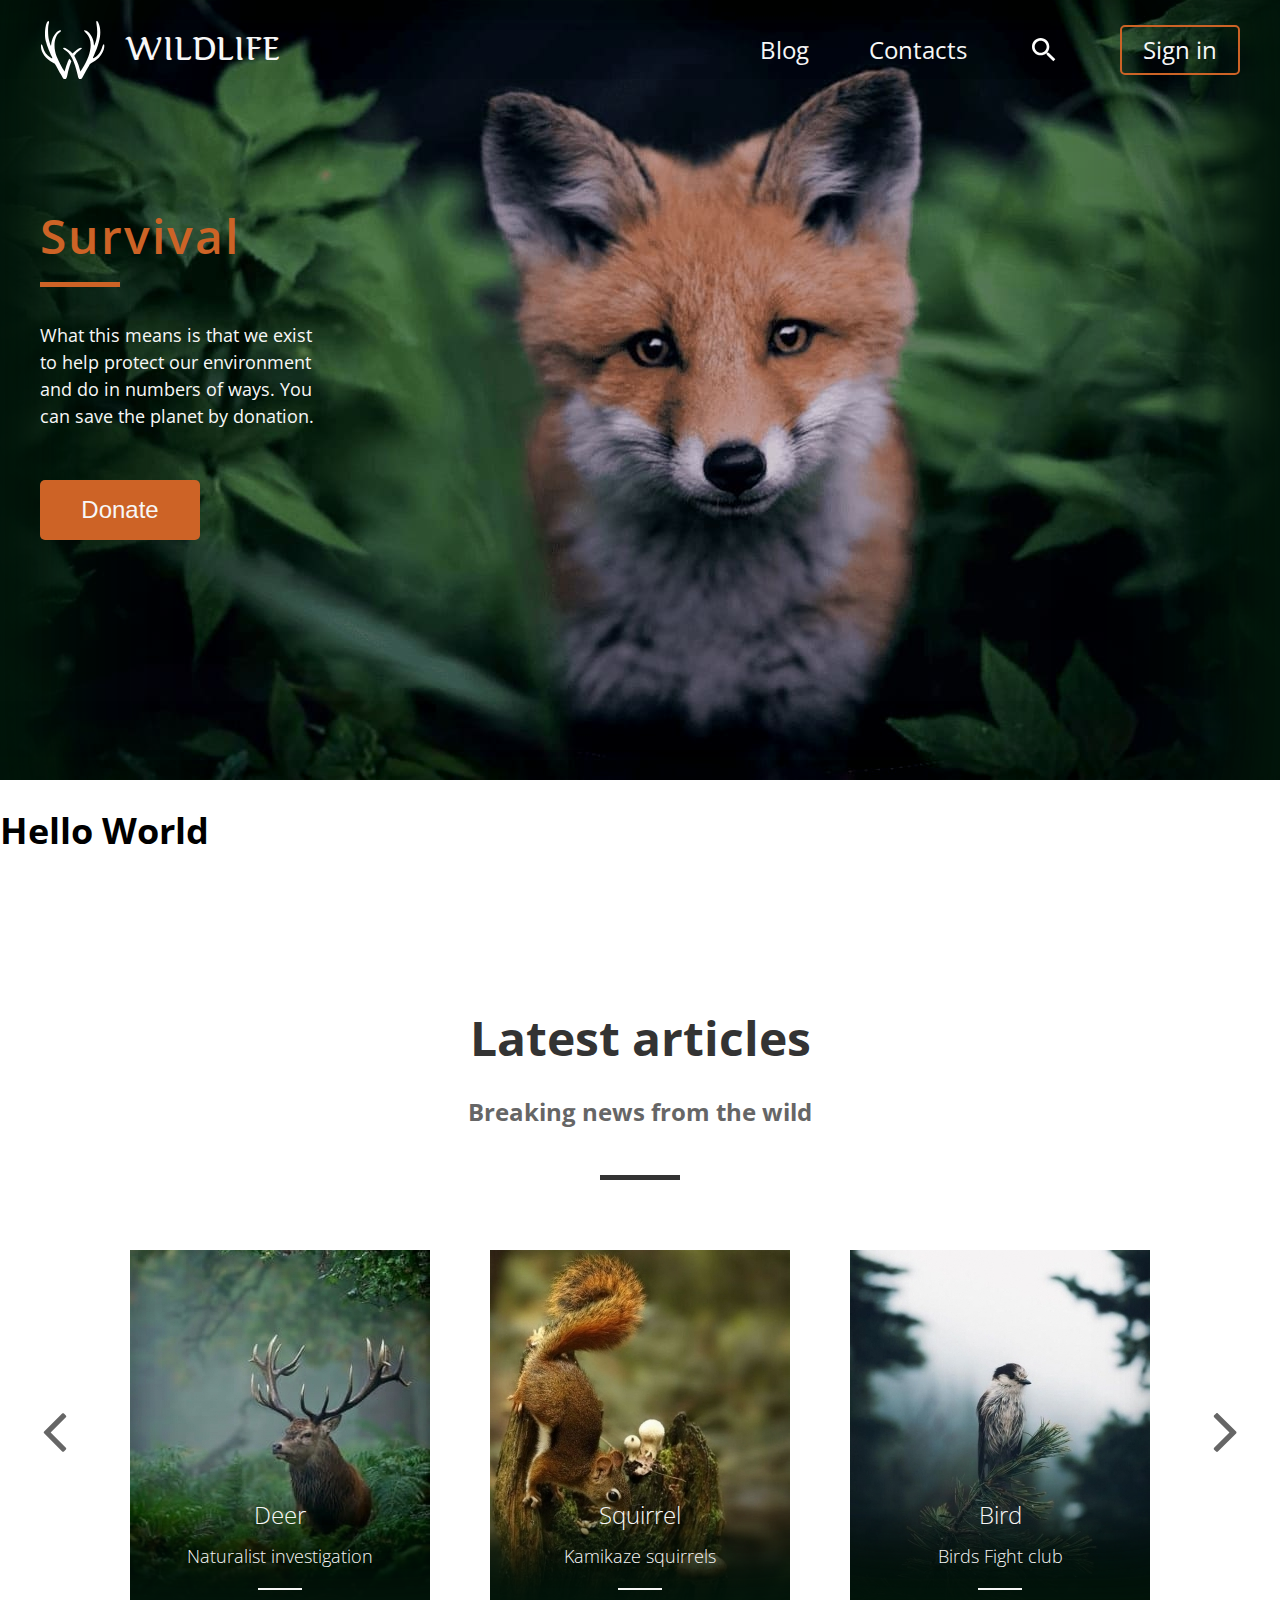
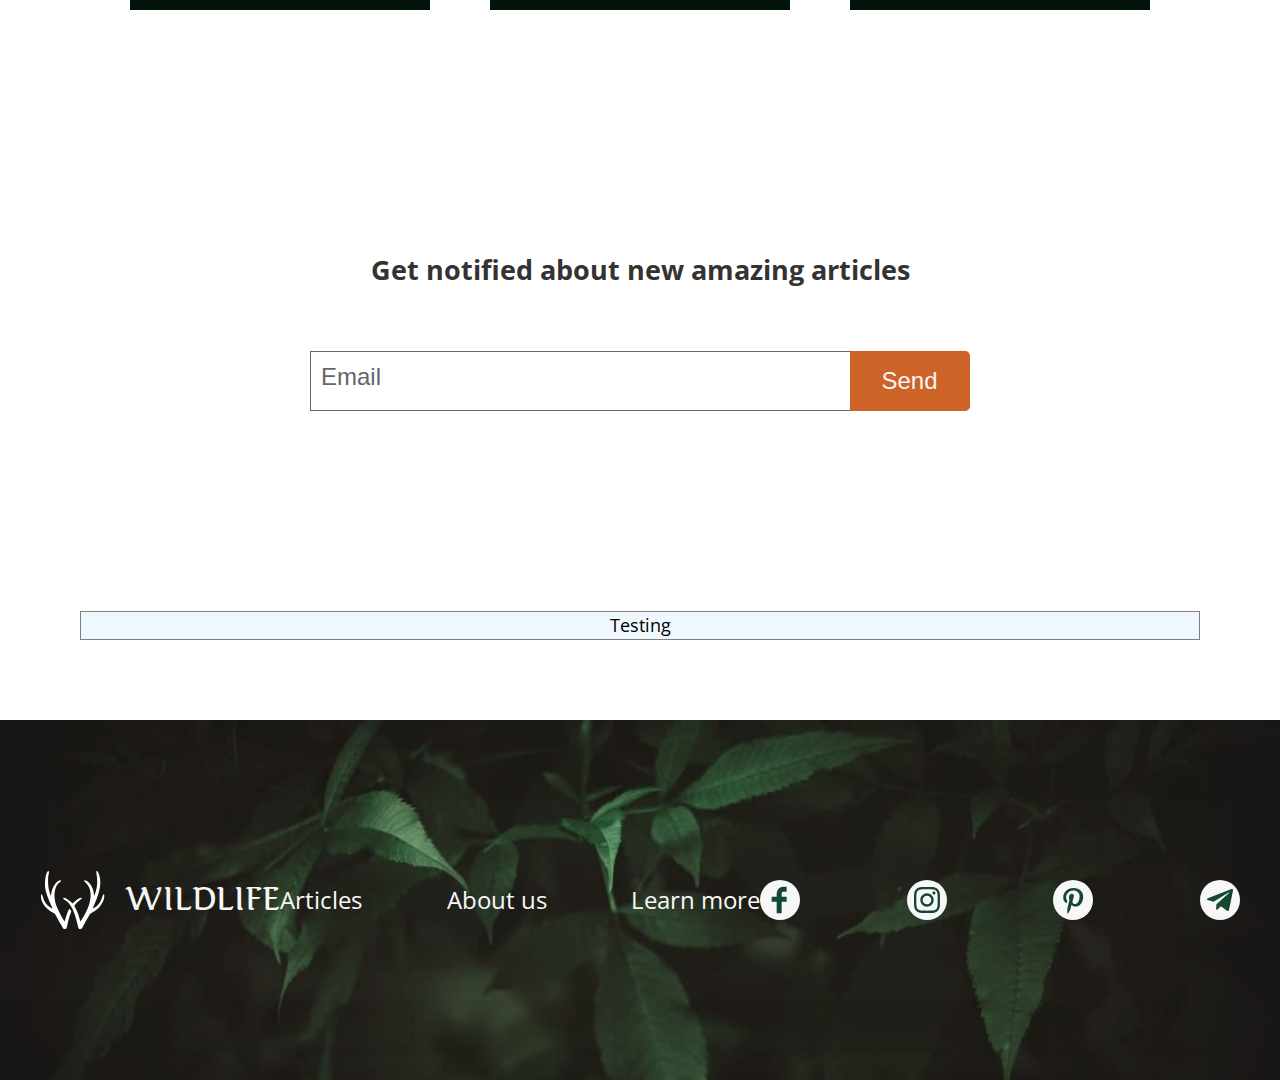
<file: 06-build-page/project-dist/index.html>
<!DOCTYPE html>
<html lang="en">
  <head>
    <meta charset="UTF-8" />
    <meta name="viewport" content="width=device-width, initial-scale=1.0"/>
    <link
      href="https://fonts.googleapis.com/css2?family=Open+Sans:wght@100;300;400;600&display=swap"
      rel="stylesheet"
    />
    <link rel="stylesheet" href="style.css"/>
    <title>wildlife</title>
  </head>
<body>
    <header class="header">
  <div class="container">
    <div class="inner-container">
      <nav class="main-nav">
        <div class="logo">
          <div class="logo-icon"></div>
          <h1>wildlife</h1>
        </div>
        <ul class="nav-list">
          <li class="list-item"><a href="#">Blog</a></li>
          <li class="list-item"><a href="#">Contacts</a></li>
          <li class="list-item search"><a href="#"></a></li>
          <li class="list-item login"><a href="#">Sign in</a></li>
        </ul>
      </nav>
      <div class="header-promo">
        <h2 class="header-title">Survival</h2>
        <p class="header-text">
          What this means is that we exist to help protect our environment
          and do in numbers of ways. You can save the planet by donation.
        </p>
        <button class="header-button">Donate</button>
      </div>
    </div>
  </div>
</header>
    <main class="main">
      <h1>Hello World</h1>
      <div class="container">
  <div class="inner-container">
    <h2 class="main-title">Latest articles</h2>
    <h3 class="main-subtitle">Breaking news from the wild</h3>
    <div class="slider">
      <a class="arrow arrow-left"></a>
      <div class="item item1">
        <a href="#">
          <h2 class="item-title">Deer</h2>
          <h3 class="item-subtitle">Naturalist investigation</h3>
        </a>
      </div>
      <div class="item item2">
        <a href="#">
          <h2 class="item-title">Squirrel</h2>
          <h3 class="item-subtitle">Kamikaze squirrels</h3>
        </a>
      </div>
      <div class="item item3">
        <a href="#">
          <h2 class="item-title">Bird</h2>
          <h3 class="item-subtitle">Birds Fight club</h3>
        </a>
      </div>
      <a class="arrow arrow-right"></a>
    </div>
    <div class="mail">
      <h2 class="mail-title">Get notified about new amazing articles</h2>
      <form action="#" method="post" class="mail-form">
        <input
          type="text"
          class="mail-input"
          placeholder="Email"
          required
          autofocus
        />
        <input type="submit" class="mail-button" value="Send"/>
      </form>
    </div>
  </div>
</div>
      <div class="testing">
    Testing
</div>
    </main>
    <footer class="footer">
  <div class="container">
    <div class="inner-container footer-inner-container">
      <div class="logo">
        <div class="logo-icon"></div>
        <h2>wildlife</h2>
      </div>
      <ul class="nav-list">
        <li class="list-item"><a href="#">Articles</a></li>
        <li class="list-item"><a href="#">About us</a></li>
        <li class="list-item"><a href="#">Learn more</a></li>
      </ul>
      <ul class="nav-list social-list">
        <li class="list-item social-item fb"><a href="#"></a></li>
        <li class="list-item social-item instagramm"><a href="#"></a></li>
        <li class="list-item social-item pinterest"><a href="#"></a></li>
        <li class="list-item social-item telegram"><a href="#"></a></li>
      </ul>
    </div>
  </div>
</footer>
</body>
</html>
</file>
<file: 06-build-page/project-dist/style.css>
footer {
  background-color: #181617;
}

footer .container {
  background-image: url('assets/img/footer.jpg');
  background-size: cover;
  box-shadow: -150px 0 150px -100px #181617 inset, 150px 0 150px -100px #181617 inset;
}

.footer-inner-container {
  display: flex;
  align-items: center;
  justify-content: space-between;  
  min-height: 360px;
}

.social-list {
  width: 240px;
  display: flex;
  justify-content: space-between;
  align-items: center;
}

.social-item {
  width: 40px;
  height: 40px;
  border-radius: 20px;
}

.social-item a {
  display: block;
  width: 40px;
  height: 40px;
  border-radius: 20px;
  background-color: #f7f7f7;
  background-size: contain;
  background-position: center center;
  background-repeat: no-repeat;
}

.fb a {
  background-image: url('assets/svg/facebook.svg');
}

.instagramm a {
  background-image: url('assets/svg/instagram.svg');
  background-size: 26px;
}

.pinterest a {
  background-image: url('assets/svg/pinterest.svg');
}

.telegram a {
  background-image: url('assets/svg/telegram.svg');
  background-size: 26px;
}

@font-face {
  font-family: 'Karolina';
  src: url('assets/fonts/Karolina-Regular.woff2') format('woff2');
  font-weight: normal;
  font-style: normal;
}

* {
  box-sizing: border-box;
}

body {
  margin: 0;
  padding: 0;
  font-family: 'Open Sans', sans-serif;
  font-size: 18px;
  line-height: 1.5;
}

.inner-container {
  max-width: 1200px;
  margin: 0 auto;
}

header {
  background-color: #02160b;
}

header .container {
  min-height: 780px;
  background-image: url('assets/img/header.jpg');
  background-size: cover;
  padding-top: 20px;
  box-shadow: -150px 0 150px -100px #02160b inset, 150px 0 150px -100px #02160b inset, -100px 0 100px -90px #02160b inset, 100px 0 100px -90px #02160b inset, -50px 0 50px -40px #02160b inset, 50px 0 50px -40px #02160b inset;
}

.main-nav {
  display: flex;
  align-items: center;
  justify-content: space-between;
  margin-bottom: 120px;
}

.nav-list {
  display: flex;
  align-items: center;
  justify-content: space-between;
  width: 480px;
  padding: 0;
  margin: 0;
  height: 60px;
}

.list-item {
  padding: 0;
  margin: 0;
  list-style: none;
}

.list-item a {
  font-size: 24px;
  line-height: 60px;
  color: #f7f7f7;
  text-decoration: none;
  transition: .3s;
}

.list-item:hover a {
  color: #cd6326;
}

.logo {
  display: flex;
  align-items: center;
  justify-content: space-between;
  width: 240px;
  height: 60px;
}

.logo-icon {
  width: 70px;
  height: 60px;
  background-image: url('assets/svg/logo.svg');
  background-size: contain;
  background-position: left center;
  background-repeat: no-repeat;  
}

.logo h1,
.logo h2 {
  padding: 0;
  margin: 0;
  font-family: 'Karolina';
  font-size: 32px;
  color: #f7f7f7;
  line-height: 60px;
  text-transform: uppercase;
  font-weight: 300;
}

.search {
  width: 32px;
  height: 32px;
  background-image: url('assets/svg/search.svg');
  background-size: contain;
  background-position: center center;
  background-repeat: no-repeat;  
  cursor: pointer;
}

.login {
  width: 120px;
  height: 50px;
  border: 2px solid #cd6326;  
  border-radius: 5px;
  text-align: center;
  transition: .3s;
}

.login:hover {
  background-color: #cd6326;
  border-color: #cd6326;
}

.login:active {
  background-color: #8F5515;
  border-color: #8F5515;
}

.login a,
.login:hover a,
.login:active a {
  color: #f7f7f7;
  line-height: 46px;
}

.header-title {
  position: relative;
  font-size: 48px;
  font-weight: 600;
  color: #cd6326;
  letter-spacing: 2px;
  margin-bottom: 50px;
}

.header-title::after {
  content: '';
  position: absolute;
  left: 0;
  bottom: -15px;
  width: 80px;
  height: 5px;
  background-color: #cd6326;
}

.header-text {
  width: 280px;
  color: #f7f7f7;
  margin-bottom: 50px;
}

.header-button {
  width: 160px;
  height: 60px;
  color: #f7f7f7;
  background-color: #cd6326;
  border-radius: 5px;
  font-size: 24px;
  border: 0;
  outline: 0;
  cursor: pointer;
  transition: .3s;
}

.header-button:hover {
  background-color: #E4902D;
}

.header-button:active {
  background-color: #8F5515;
}

main .container {
  padding-top: 120px;
  padding-bottom: 120px;
}

.main-title {
  font-size: 48px;
  color: #333;
  text-align: center;
  margin: 0;
  padding: 0;
  margin-bottom: 20px;
}

.main-subtitle {
  position: relative;
  font-size: 24px;
  color: #666;
  text-align: center;
  margin: 0;
  margin-bottom: 120px;
  padding: 0;
}

.main-subtitle::after {
  content: '';
  position: absolute;
  left: 50%;
  margin-left: -40px;
  bottom: -50px;
  width: 80px;
  height: 5px;
  background-color: #333;
}

.slider {
  display: flex;
  align-items: center;
  justify-content: space-between;
  margin-bottom: 240px;
}

.item a {
  display: flex;
  align-items: center;
  justify-content: flex-end;
  flex-direction: column;
  width: 300px;
  height: 360px;
  background-size: cover;
  background-repeat: no-repeat;  
  text-decoration: none;
  box-shadow: 0 -150px 150px -120px #02160b inset, 0 -100px 100px -80px #02160b inset, 0 -50px 50px -40px #02160b inset;
}

.item1 {
  background-image: url('assets/img/item1.jpg');
}

.item2 {
  background-image: url('assets/img/item2.jpg');
}

.item3 {
  background-image: url('assets/img/item3.jpg');
}

.item-title {
  font-size: 24px;
  font-weight: 300;
  color: #f7f7f7;
  text-align: center;
  margin: 0;
  padding: 0;
  margin-bottom: 10px;
}

.item-subtitle {
  position: relative;
  font-size: 18px;
  font-weight: 100;
  color: #f7f7f7;
  text-align: center;
  margin: 0;
  margin-bottom: 40px;
  padding: 0;
}

.item-subtitle::after {
  content: '';
  position: absolute;
  left: 50%;
  margin-left: -22px;
  bottom: -20px;
  width: 44px;
  height: 2px;
  background-color: #f7f7f7;
}

.arrow {
  width: 30px;
  height: 70px;
  background-size: contain;
  background-position: center center;
  background-repeat: no-repeat;
  cursor: pointer;
}

.arrow-left {
  background-image: url('assets/svg/arrow-left.svg');
}

.arrow-right {
  background-image: url('assets/svg/arrow-right.svg');
}

.mail-form {
  display: flex;
  height: 60px;
  justify-content: center;
}

.mail-title {
  padding: 0;
  margin: 0;
  margin-bottom: 60px;
  text-align: center;
  color: #333;
}

.mail-input {
  box-sizing: border-box;
  width: 540px;
  height: 60px;
  padding: 10px;
  background-color:transparent;
  border: 1px solid #666;
  border-right: 0;
  outline: 0;
}

.mail-input::placeholder {
  font-size: 24px;
  line-height: 58px;
  color: #666;
}

.mail-button {
  width: 120px;
  height: 60px;
  color: #f7f7f7;
  background-color: #cd6326;  
  font-size: 24px;
  border: 1px solid #cd6326;
  border-radius: 0 5px 5px 0;
  border-left: 0;
  cursor: pointer;
  transition: .3s;
}

.mail-button:hover {
  background-color: #E4902D;
  border-color: #E4902D;
  outline: 0;
}

.mail-button:active {
  background-color: #8F5515;
  border-color: #8F5515;
  outline: 0;
}

.testing{
    display: flex;
    justify-content: space-around;
    margin: 5rem;
    border: 1px solid grey;
    background: aliceblue;
}
</file>
